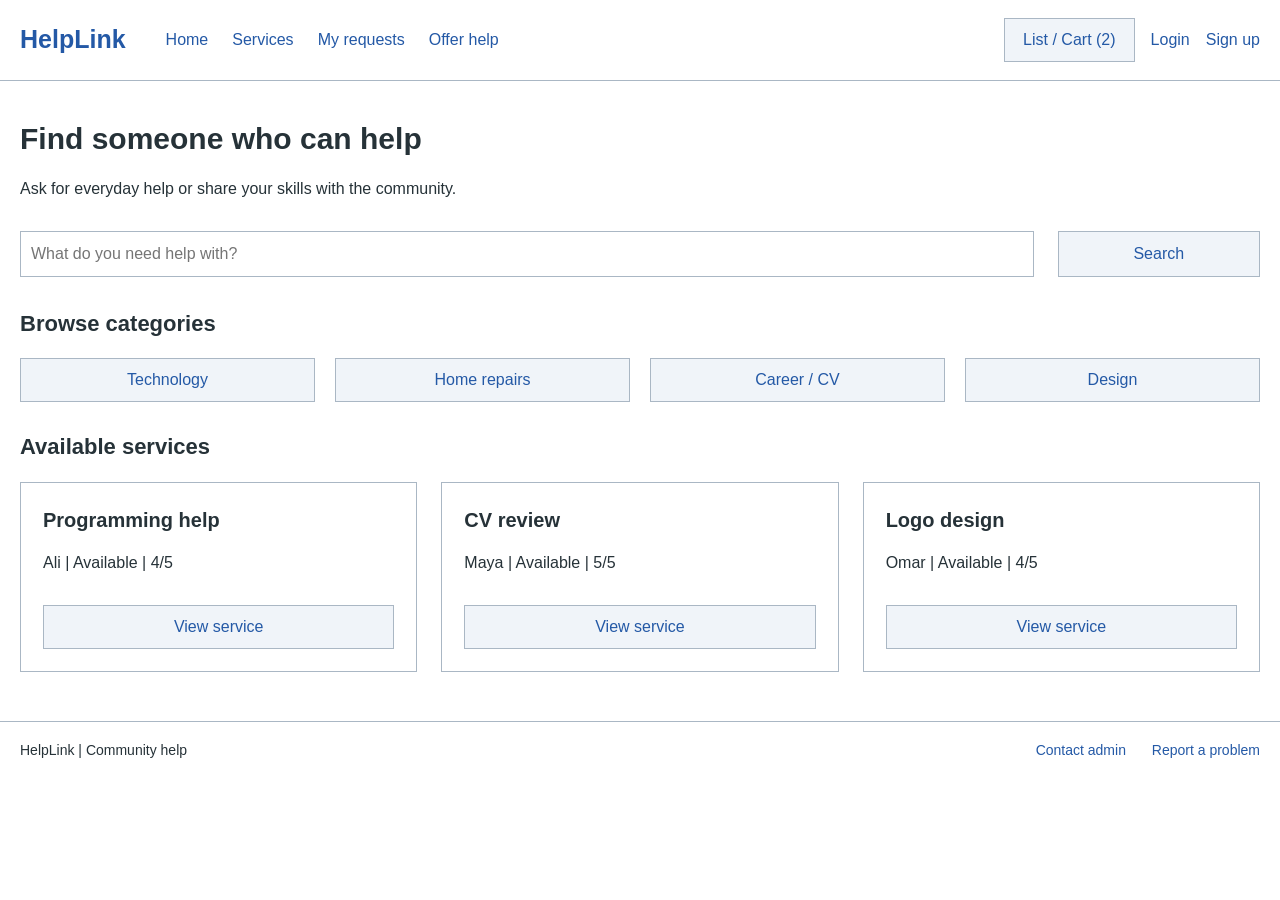
<file: index.html>
<!DOCTYPE html>
<html lang="en">
<head>
    <meta charset="UTF-8">
    <meta name="viewport" content="width=device-width, initial-scale=1.0">
    <title>Home | HelpLink</title>
    <link rel="stylesheet" href="index.css">
</head>
<body>
    <header>
        <a class="logo" href="index.html">HelpLink</a>
        <nav aria-label="Main navigation">
            <a href="index.html">Home</a>
            <a href="services.html">Services</a>
            <a href="requests.html">My requests</a>
            <a href="offer.html">Offer help</a>
        </nav>
        <div class="account-links">
            <a class="button" href="cart.html">List / Cart (2)</a>
            <a href="login.html">Login</a>
            <a href="signup.html">Sign up</a>
        </div>
    </header>

    <div class="content">
        <section>
            <h1>Find someone who can help</h1>
            <p>Ask for everyday help or share your skills with the community.</p>
            <form class="search" action="services.html">
                <input type="search" aria-label="Search services" placeholder="What do you need help with?">
                <button type="submit">Search</button>
            </form>
        </section>
        <section>
            <h2>Browse categories</h2>
            <div class="categories">
                <a class="button" href="services.html#technology">Technology</a>
                <a class="button" href="services.html#repairs">Home repairs</a>
                <a class="button" href="services.html#career">Career / CV</a>
                <a class="button" href="services.html#design">Design</a>
            </div>
        </section>
        <section>
            <h2>Available services</h2>
            <div class="cards">
                <div class="card" id="technology">
                    <h3>Programming help</h3>
                    <p>Ali | Available | 4/5</p>
                    <a class="button" href="service.html">View service</a>
                </div>
                <div class="card" id="career">
                    <h3>CV review</h3>
                    <p>Maya | Available | 5/5</p>
                    <a class="button" href="cv.html">View service</a>
                </div>
                <div class="card" id="design">
                    <h3>Logo design</h3>
                    <p>Omar | Available | 4/5</p>
                    <a class="button" href="design.html">View service</a>
                </div>
            </div>
        </section>
    </div>

    <footer>
        <p>HelpLink | Community help</p>
        <div>
            <a href="contact.html">Contact admin</a>
            <a href="contact.html#report">Report a problem</a>
        </div>
    </footer>
</body>
</html>
</file>
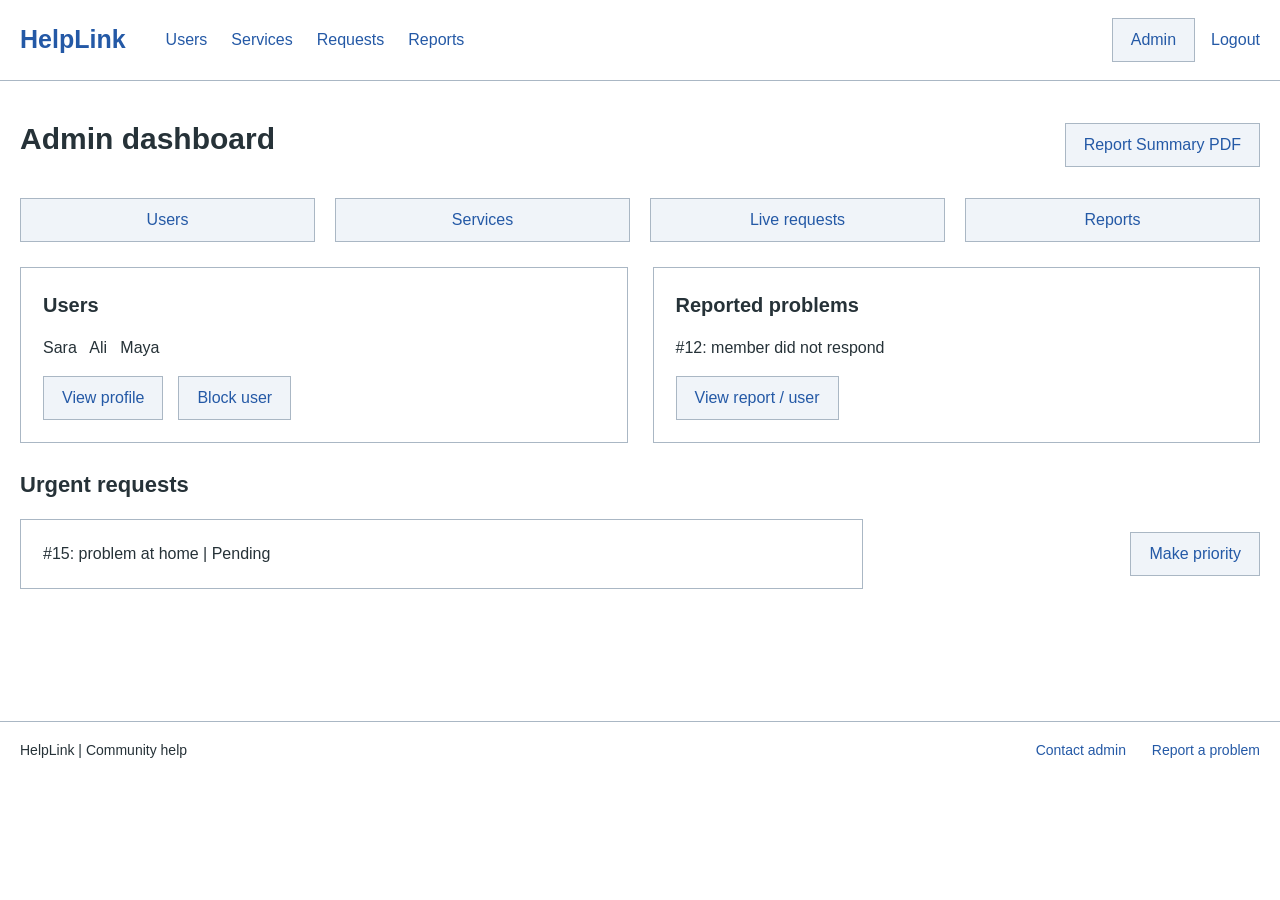
<file: admin.html>
<!DOCTYPE html>
<html lang="en">
<head>
    <meta charset="UTF-8">
    <meta name="viewport" content="width=device-width, initial-scale=1.0">
    <title>Admin | HelpLink</title>
    <link rel="stylesheet" href="admin.css">
</head>
<body>
    <header>
        <a class="logo" href="index.html">HelpLink</a>
        <nav aria-label="Main navigation">
            <a href="#users">Users</a>
            <a href="services.html">Services</a>
            <a href="#urgent">Requests</a>
            <a href="#reports">Reports</a>
        </nav>
        <div class="account-links">
            <a class="button" href="admin.html">Admin</a>
            <a href="login.html">Logout</a>
        </div>
    </header>

    <div class="content">
        <div class="row between">
            <h1>Admin dashboard</h1>
            <button type="button">Report Summary PDF</button>
        </div>
        <div class="admin-tabs">
            <a class="button" href="#users">Users</a>
            <a class="button" href="services.html">Services</a>
            <a class="button" href="#urgent">Live requests</a>
            <a class="button" href="#reports">Reports</a>
        </div>
        <div class="admin-panels">
            <div class="card" id="users">
                <h3>Users</h3>
                <p>Sara &nbsp; Ali &nbsp; Maya</p>
                <div class="row">
                    <button type="button">View profile</button>
                    <button type="button">Block user</button>
                </div>
            </div>
            <div class="card" id="reports">
                <h3>Reported problems</h3>
                <p>#12: member did not respond</p>
                <button type="button">View report / user</button>
            </div>
        </div>
        <section id="urgent">
            <h2>Urgent requests</h2>
            <div class="row between">
                <div class="card urgent-request">#15: problem at home | Pending</div>
                <button type="button">Make priority</button>
            </div>
        </section>
    </div>

    <footer>
        <p>HelpLink | Community help</p>
        <div>
            <a href="contact.html">Contact admin</a>
            <a href="contact.html#report">Report a problem</a>
        </div>
    </footer>
</body>
</html>
</file>
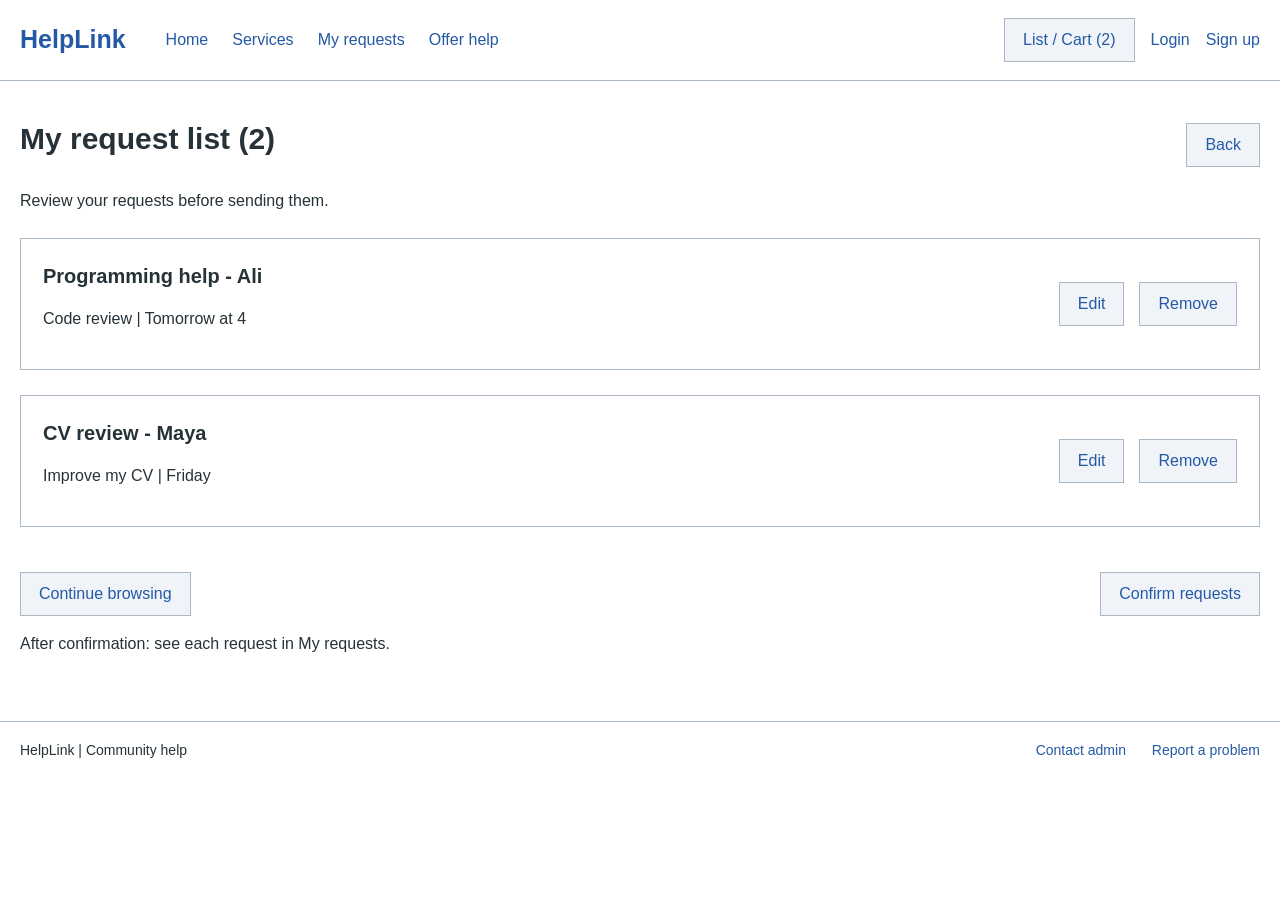
<file: cart.html>
<!DOCTYPE html>
<html lang="en">
<head>
    <meta charset="UTF-8">
    <meta name="viewport" content="width=device-width, initial-scale=1.0">
    <title>Request list | HelpLink</title>
    <link rel="stylesheet" href="cart.css">
</head>
<body>
    <header>
        <a class="logo" href="index.html">HelpLink</a>
        <nav aria-label="Main navigation">
            <a href="index.html">Home</a>
            <a href="services.html">Services</a>
            <a href="requests.html">My requests</a>
            <a href="offer.html">Offer help</a>
        </nav>
        <div class="account-links">
            <a class="button" href="cart.html">List / Cart (2)</a>
            <a href="login.html">Login</a>
            <a href="signup.html">Sign up</a>
        </div>
    </header>

    <div class="content">
        <div class="row between">
            <h1>My request list (2)</h1>
            <a class="button" href="services.html">Back</a>
        </div>
        <p>Review your requests before sending them.</p>
        <div class="card row between request">
            <div>
                <h3>Programming help - Ali</h3>
                <p>Code review | Tomorrow at 4</p>
            </div>
            <div class="row">
                <a class="button" href="service.html">Edit</a>
                <button type="button">Remove</button>
            </div>
        </div>
        <div class="card row between request">
            <div>
                <h3>CV review - Maya</h3>
                <p>Improve my CV | Friday</p>
            </div>
            <div class="row">
                <a class="button" href="cv.html">Edit</a>
                <button type="button">Remove</button>
            </div>
        </div>
        <div class="row between cart-actions">
            <a class="button" href="services.html">Continue browsing</a>
            <a class="button" href="requests.html">Confirm requests</a>
        </div>
        <p>After confirmation: see each request in My requests.</p>
    </div>

    <footer>
        <p>HelpLink | Community help</p>
        <div>
            <a href="contact.html">Contact admin</a>
            <a href="contact.html#report">Report a problem</a>
        </div>
    </footer>
</body>
</html>
</file>
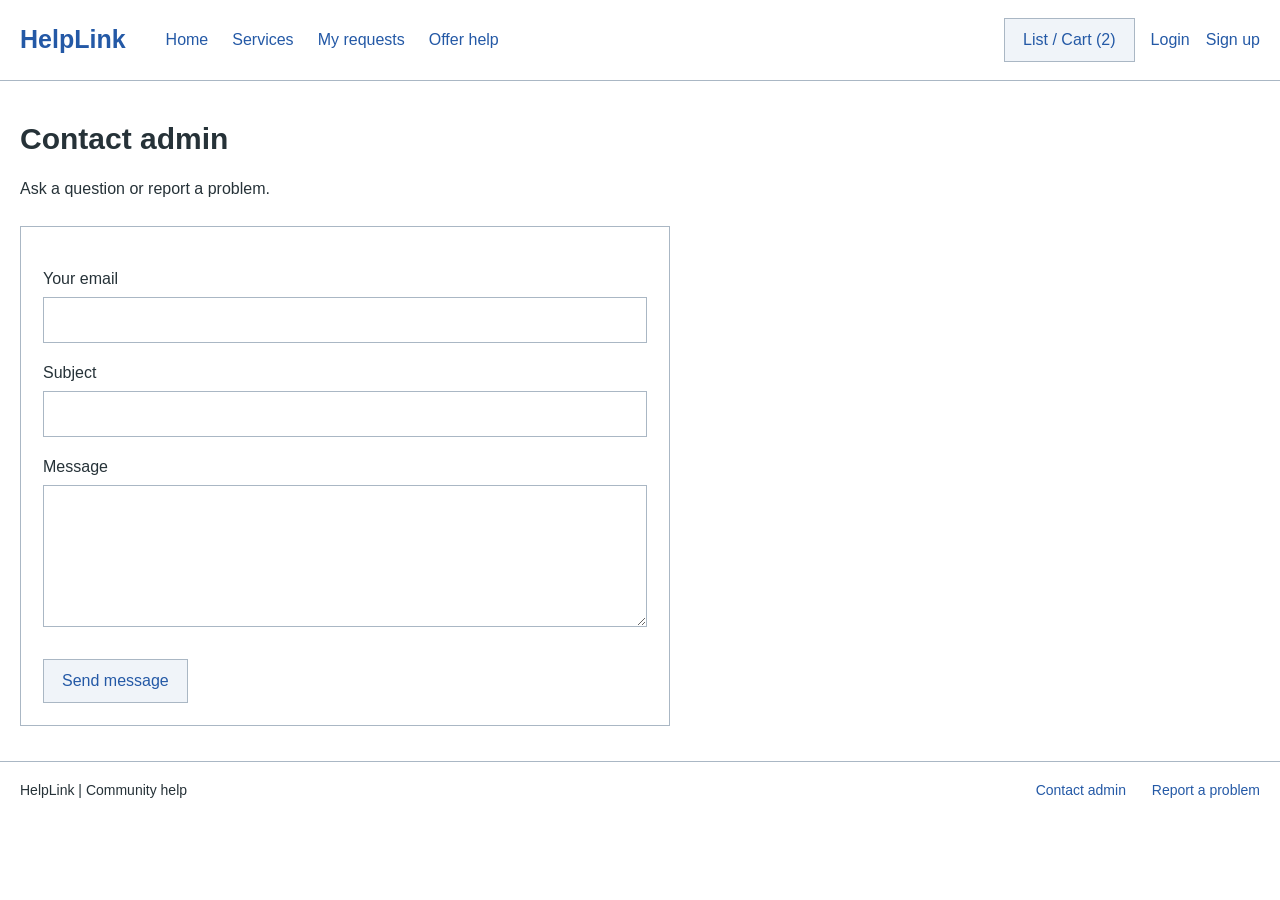
<file: contact.html>
<!DOCTYPE html>
<html lang="en">
<head>
    <meta charset="UTF-8">
    <meta name="viewport" content="width=device-width, initial-scale=1.0">
    <title>Contact admin | HelpLink</title>
    <link rel="stylesheet" href="contact.css">
</head>
<body>
    <header>
        <a class="logo" href="index.html">HelpLink</a>
        <nav aria-label="Main navigation">
            <a href="index.html">Home</a>
            <a href="services.html">Services</a>
            <a href="requests.html">My requests</a>
            <a href="offer.html">Offer help</a>
        </nav>
        <div class="account-links">
            <a class="button" href="cart.html">List / Cart (2)</a>
            <a href="login.html">Login</a>
            <a href="signup.html">Sign up</a>
        </div>
    </header>

    <div class="content">
        <h1>Contact admin</h1>
        <p>Ask a question or report a problem.</p>
        <form class="card simple-form" id="report">
            <label for="email">Your email</label>
            <input id="email" type="email" required>
            <label for="subject">Subject</label>
            <input id="subject" type="text" required>
            <label for="message">Message</label>
            <textarea id="message" rows="5" required></textarea>
            <button type="button">Send message</button>
        </form>
    </div>

    <footer>
        <p>HelpLink | Community help</p>
        <div>
            <a href="contact.html">Contact admin</a>
            <a href="contact.html#report">Report a problem</a>
        </div>
    </footer>
</body>
</html>
</file>
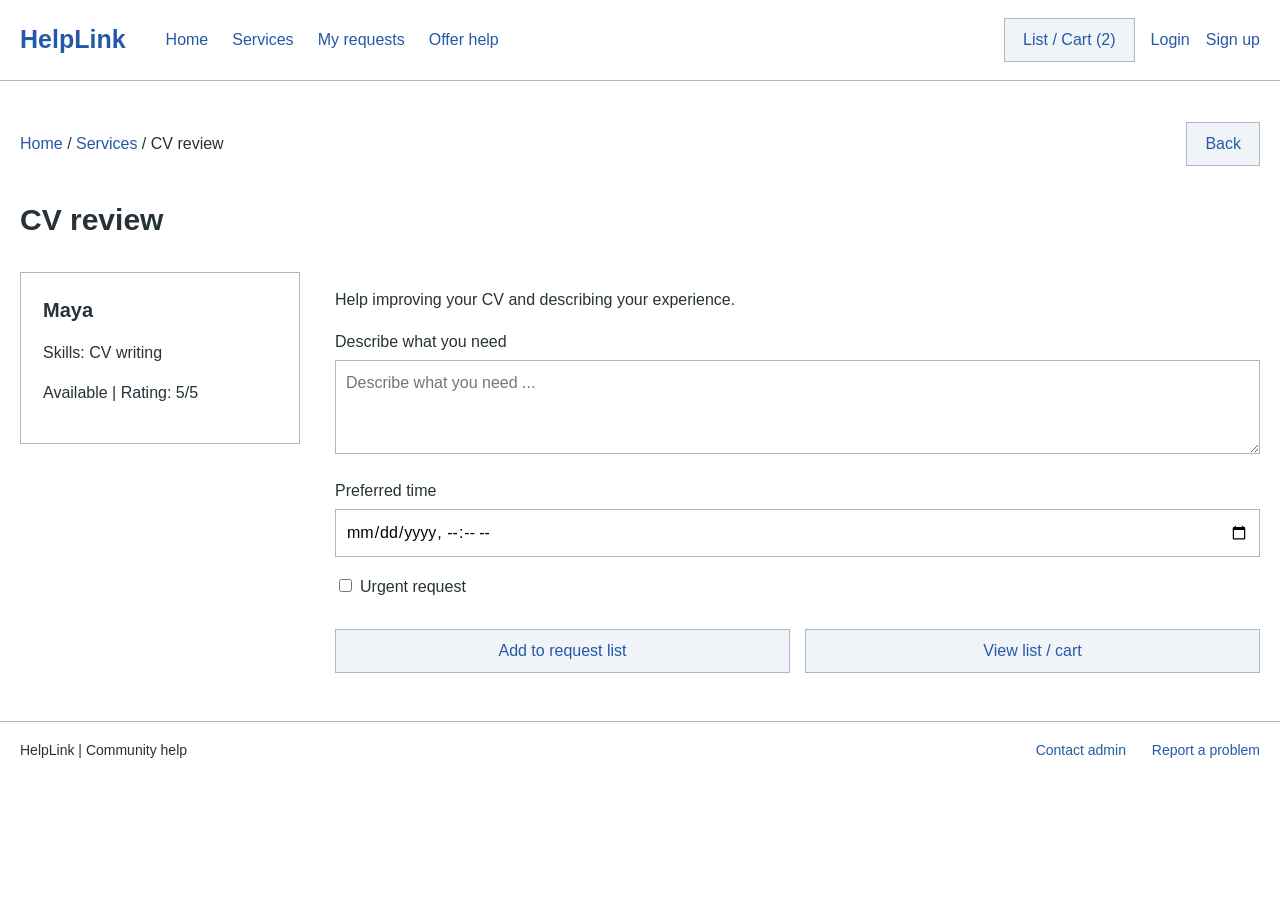
<file: cv.html>
<!DOCTYPE html>
<html lang="en">
<head>
    <meta charset="UTF-8">
    <meta name="viewport" content="width=device-width, initial-scale=1.0">
    <title>CV review | HelpLink</title>
    <link rel="stylesheet" href="cv.css">
</head>
<body>
    <header>
        <a class="logo" href="index.html">HelpLink</a>
        <nav aria-label="Main navigation">
            <a href="index.html">Home</a>
            <a href="services.html">Services</a>
            <a href="requests.html">My requests</a>
            <a href="offer.html">Offer help</a>
        </nav>
        <div class="account-links">
            <a class="button" href="cart.html">List / Cart (2)</a>
            <a href="login.html">Login</a>
            <a href="signup.html">Sign up</a>
        </div>
    </header>

    <div class="content">
        <div class="row between breadcrumb">
            <p><a href="index.html">Home</a> / <a href="services.html">Services</a> / CV review</p>
            <a class="button" href="services.html">Back</a>
        </div>
        <h1>CV review</h1>
        <div class="service-layout">
            <div class="card">
                <h3>Maya</h3>
                <p>Skills: CV writing</p>
                <p>Available | Rating: 5/5</p>
            </div>
            <form action="cart.html">
                <p>Help improving your CV and describing your experience.</p>
                <label for="description">Describe what you need</label>
                <textarea id="description" rows="3" placeholder="Describe what you need ..." required></textarea>
                <label for="time">Preferred time</label>
                <input id="time" type="datetime-local" required>
                <label class="check"><input type="checkbox">Urgent request</label>
                <div class="row">
                    <button class="button" type="submit">Add to request list</button>
                    <a class="button" href="cart.html">View list / cart</a>
                </div>
            </form>
        </div>
    </div>

    <footer>
        <p>HelpLink | Community help</p>
        <div>
            <a href="contact.html">Contact admin</a>
            <a href="contact.html#report">Report a problem</a>
        </div>
    </footer>
</body>
</html>
</file>
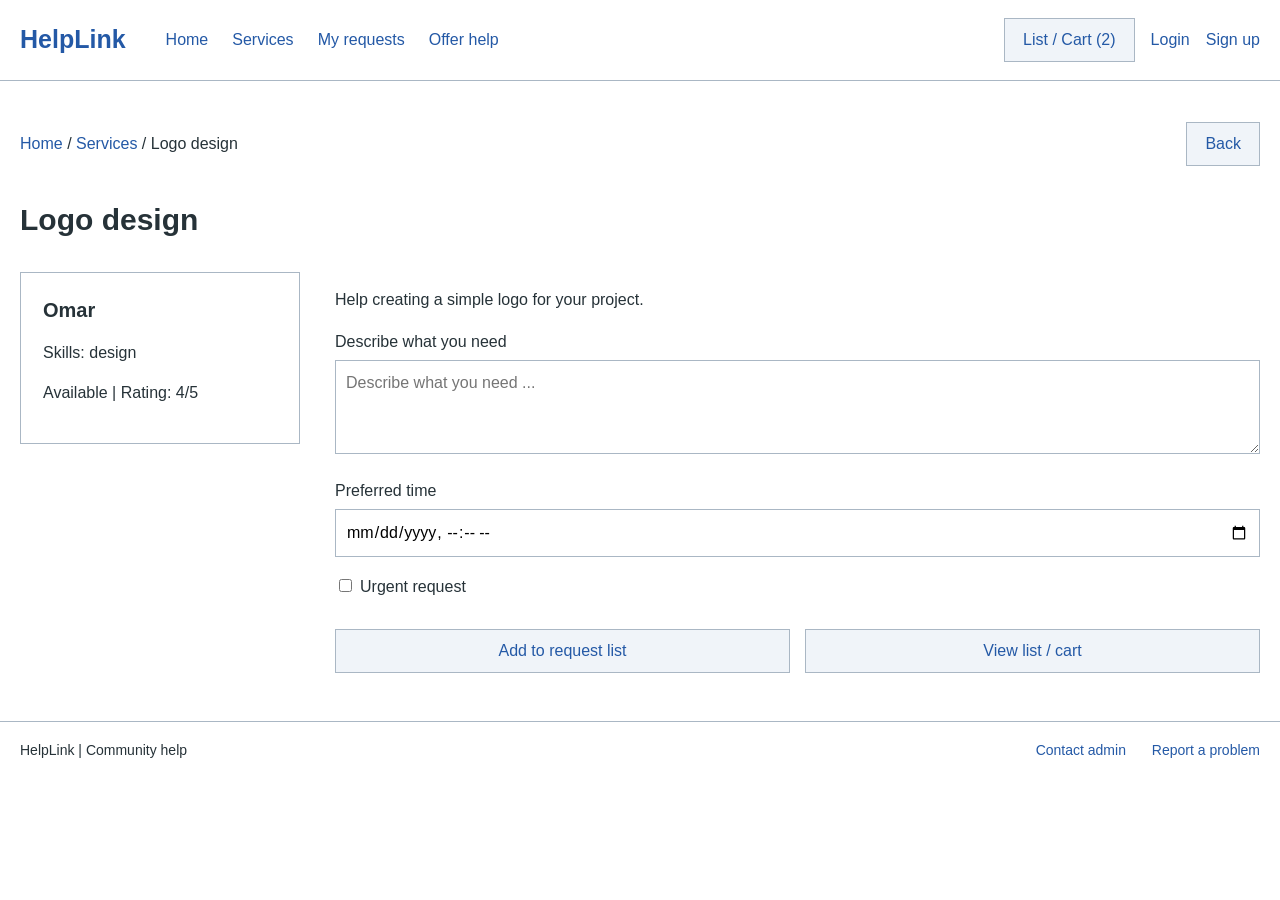
<file: design.html>
<!DOCTYPE html>
<html lang="en">
<head>
    <meta charset="UTF-8">
    <meta name="viewport" content="width=device-width, initial-scale=1.0">
    <title>Logo design | HelpLink</title>
    <link rel="stylesheet" href="design.css">
</head>
<body>
    <header>
        <a class="logo" href="index.html">HelpLink</a>
        <nav aria-label="Main navigation">
            <a href="index.html">Home</a>
            <a href="services.html">Services</a>
            <a href="requests.html">My requests</a>
            <a href="offer.html">Offer help</a>
        </nav>
        <div class="account-links">
            <a class="button" href="cart.html">List / Cart (2)</a>
            <a href="login.html">Login</a>
            <a href="signup.html">Sign up</a>
        </div>
    </header>

    <div class="content">
        <div class="row between breadcrumb">
            <p><a href="index.html">Home</a> / <a href="services.html">Services</a> / Logo design</p>
            <a class="button" href="services.html">Back</a>
        </div>
        <h1>Logo design</h1>
        <div class="service-layout">
            <div class="card">
                <h3>Omar</h3>
                <p>Skills: design</p>
                <p>Available | Rating: 4/5</p>
            </div>
            <form action="cart.html">
                <p>Help creating a simple logo for your project.</p>
                <label for="description">Describe what you need</label>
                <textarea id="description" rows="3" placeholder="Describe what you need ..." required></textarea>
                <label for="time">Preferred time</label>
                <input id="time" type="datetime-local" required>
                <label class="check"><input type="checkbox">Urgent request</label>
                <div class="row">
                    <button class="button" type="submit">Add to request list</button>
                    <a class="button" href="cart.html">View list / cart</a>
                </div>
            </form>
        </div>
    </div>

    <footer>
        <p>HelpLink | Community help</p>
        <div>
            <a href="contact.html">Contact admin</a>
            <a href="contact.html#report">Report a problem</a>
        </div>
    </footer>
</body>
</html>
</file>
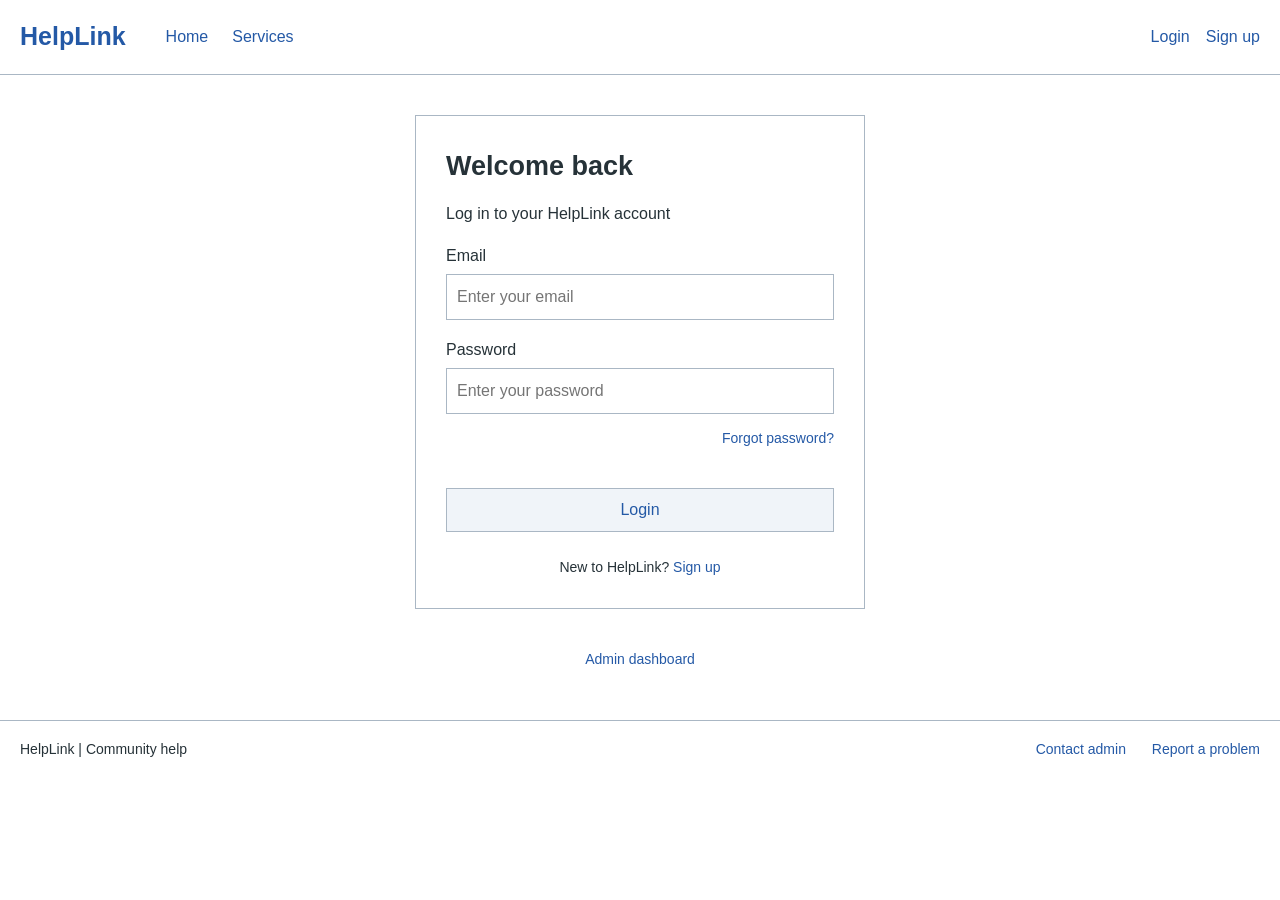
<file: login.html>
<!DOCTYPE html>
<html lang="en">
<head>
    <meta charset="UTF-8">
    <meta name="viewport" content="width=device-width, initial-scale=1.0">
    <title>Login | HelpLink</title>
    <link rel="stylesheet" href="login.css">
</head>
<body>
    <header>
        <a class="logo" href="index.html">HelpLink</a>
        <nav aria-label="Main navigation">
            <a href="index.html">Home</a>
            <a href="services.html">Services</a>
        </nav>
        <div class="account-links">
            <a href="login.html">Login</a>
            <a href="signup.html">Sign up</a>
        </div>
    </header>

    <div class="content">
        <div class="account-form">
            <h1>Welcome back</h1>
            <p>Log in to your HelpLink account</p>
            <form>
                <label for="email">Email</label>
                <input id="email" type="email" placeholder="Enter your email" autocomplete="email" required>
                <label for="password">Password</label>
                <input id="password" type="password" placeholder="Enter your password" autocomplete="current-password" required>
                <p class="forgot"><a href="contact.html">Forgot password?</a></p>
                <button type="button">Login</button>
            </form>
            <p class="account-note">New to HelpLink? <a href="signup.html">Sign up</a></p>
        </div>
        <p class="account-note"><a href="admin.html">Admin dashboard</a></p>
    </div>

    <footer>
        <p>HelpLink | Community help</p>
        <div>
            <a href="contact.html">Contact admin</a>
            <a href="contact.html#report">Report a problem</a>
        </div>
    </footer>
</body>
</html>
</file>
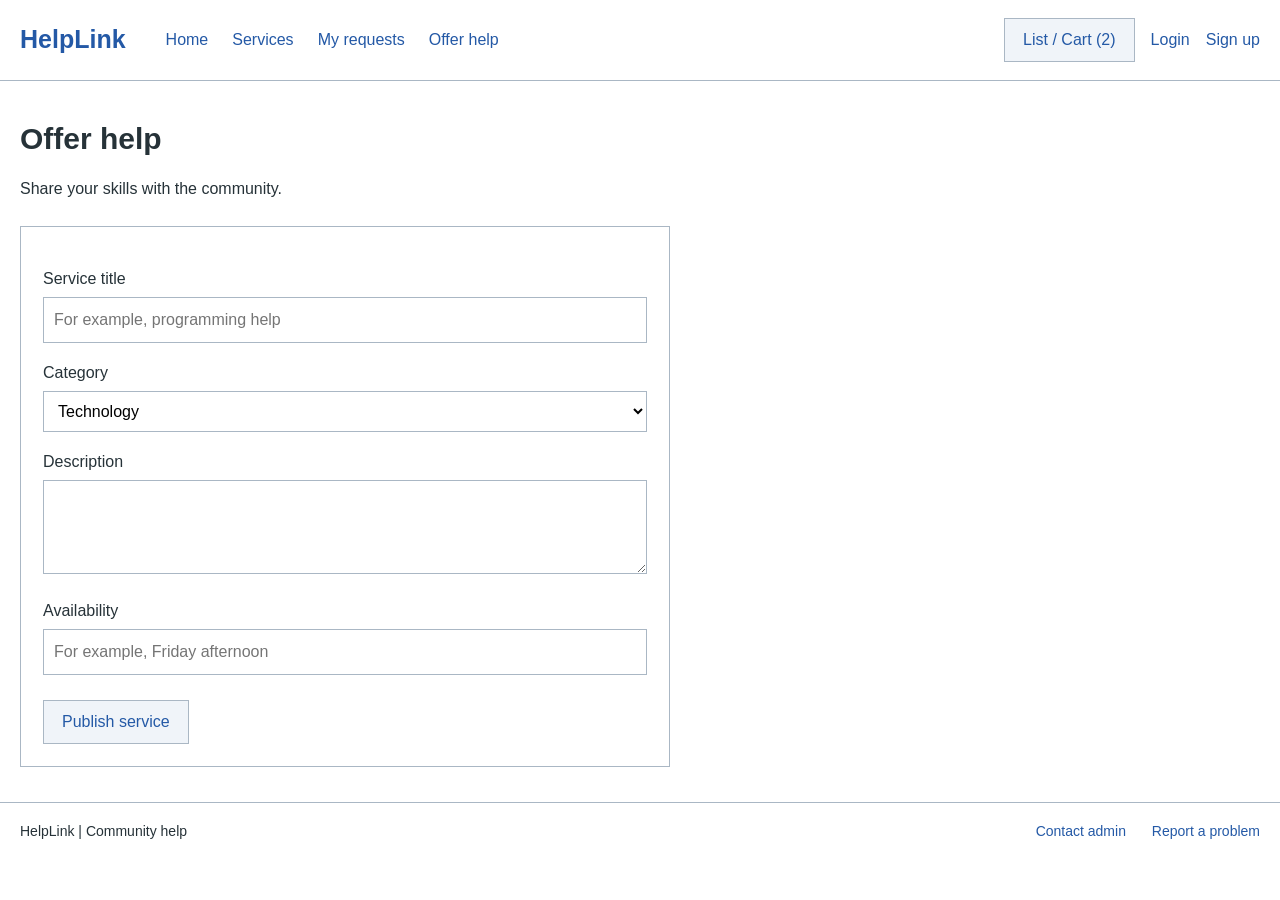
<file: offer.html>
<!DOCTYPE html>
<html lang="en">
<head>
    <meta charset="UTF-8">
    <meta name="viewport" content="width=device-width, initial-scale=1.0">
    <title>Offer help | HelpLink</title>
    <link rel="stylesheet" href="offer.css">
</head>
<body>
    <header>
        <a class="logo" href="index.html">HelpLink</a>
        <nav aria-label="Main navigation">
            <a href="index.html">Home</a>
            <a href="services.html">Services</a>
            <a href="requests.html">My requests</a>
            <a href="offer.html">Offer help</a>
        </nav>
        <div class="account-links">
            <a class="button" href="cart.html">List / Cart (2)</a>
            <a href="login.html">Login</a>
            <a href="signup.html">Sign up</a>
        </div>
    </header>

    <div class="content">
        <h1>Offer help</h1>
        <p>Share your skills with the community.</p>
        <form class="card simple-form">
            <label for="title">Service title</label>
            <input id="title" type="text" placeholder="For example, programming help" required>
            <label for="category">Category</label>
            <select id="category">
                <option>Technology</option>
                <option>Home repairs</option>
                <option>Career / CV</option>
                <option>Design</option>
            </select>
            <label for="description">Description</label>
            <textarea id="description" rows="3" required></textarea>
            <label for="available">Availability</label>
            <input id="available" type="text" placeholder="For example, Friday afternoon">
            <button type="button">Publish service</button>
        </form>
    </div>

    <footer>
        <p>HelpLink | Community help</p>
        <div>
            <a href="contact.html">Contact admin</a>
            <a href="contact.html#report">Report a problem</a>
        </div>
    </footer>
</body>
</html>
</file>
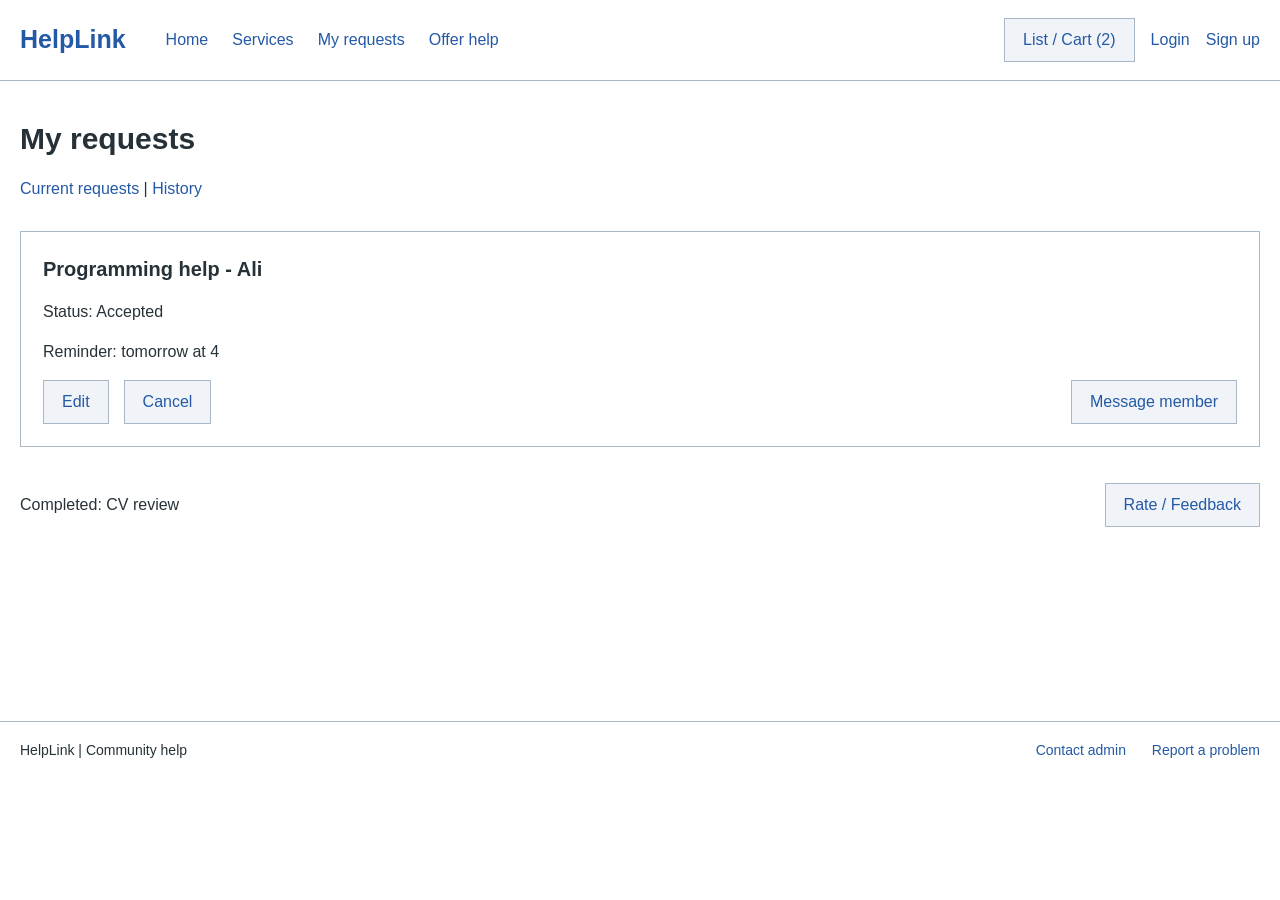
<file: requests.html>
<!DOCTYPE html>
<html lang="en">
<head>
    <meta charset="UTF-8">
    <meta name="viewport" content="width=device-width, initial-scale=1.0">
    <title>My requests | HelpLink</title>
    <link rel="stylesheet" href="requests.css">
</head>
<body>
    <header>
        <a class="logo" href="index.html">HelpLink</a>
        <nav aria-label="Main navigation">
            <a href="index.html">Home</a>
            <a href="services.html">Services</a>
            <a href="requests.html">My requests</a>
            <a href="offer.html">Offer help</a>
        </nav>
        <div class="account-links">
            <a class="button" href="cart.html">List / Cart (2)</a>
            <a href="login.html">Login</a>
            <a href="signup.html">Sign up</a>
        </div>
    </header>

    <div class="content">
        <h1>My requests</h1>
        <p><a href="#current">Current requests</a> | <a href="#history">History</a></p>
        <div class="card" id="current">
            <h3>Programming help - Ali</h3>
            <p>Status: Accepted</p>
            <p>Reminder: tomorrow at 4</p>
            <div class="row between">
                <div class="row">
                    <a class="button" href="service.html">Edit</a>
                    <button type="button">Cancel</button>
                </div>
                <button type="button">Message member</button>
            </div>
        </div>
        <div class="row between history" id="history">
            <p>Completed: CV review</p>
            <button type="button">Rate / Feedback</button>
        </div>
    </div>

    <footer>
        <p>HelpLink | Community help</p>
        <div>
            <a href="contact.html">Contact admin</a>
            <a href="contact.html#report">Report a problem</a>
        </div>
    </footer>
</body>
</html>
</file>
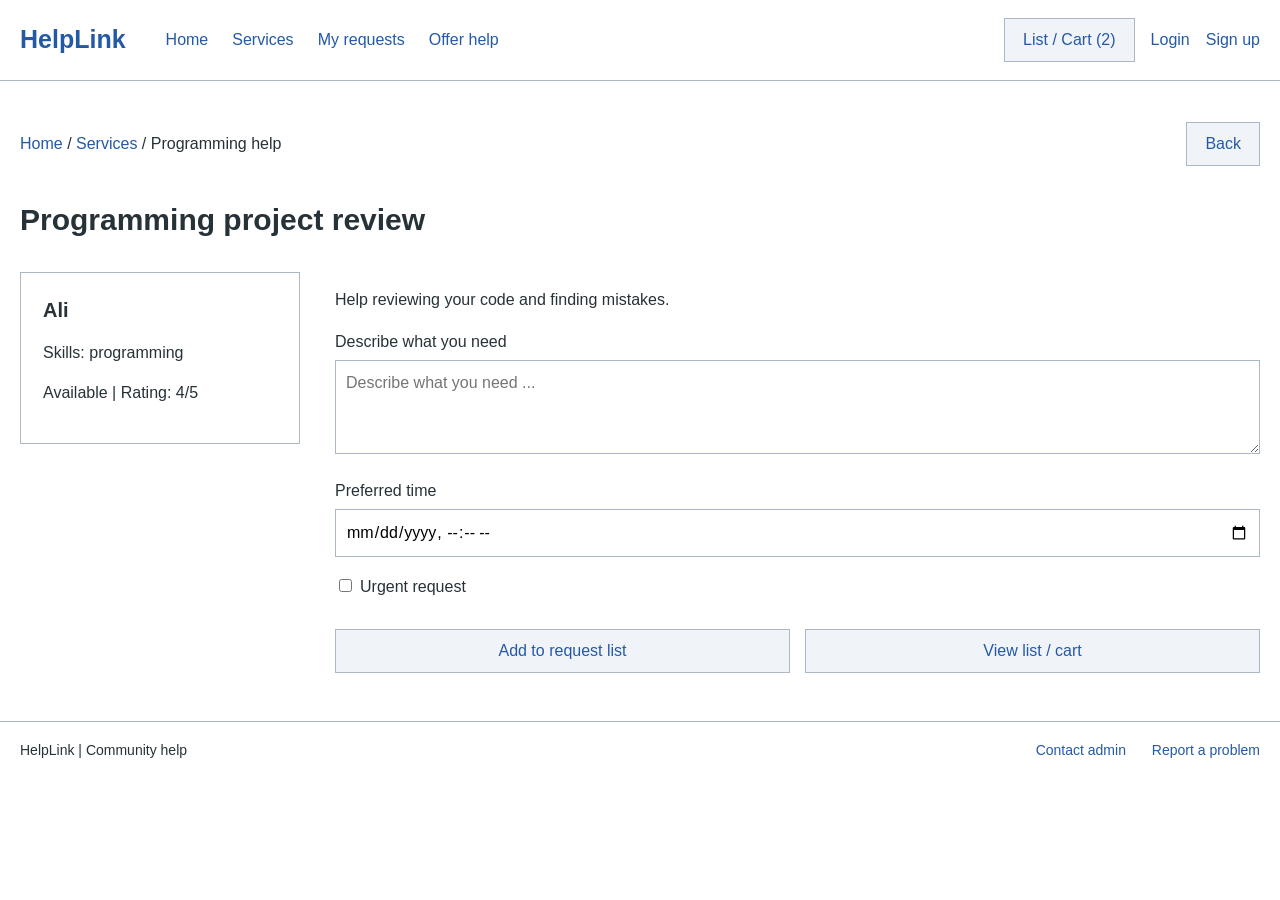
<file: service.html>
<!DOCTYPE html>
<html lang="en">
<head>
    <meta charset="UTF-8">
    <meta name="viewport" content="width=device-width, initial-scale=1.0">
    <title>Programming help | HelpLink</title>
    <link rel="stylesheet" href="service.css">
</head>
<body>
    <header>
        <a class="logo" href="index.html">HelpLink</a>
        <nav aria-label="Main navigation">
            <a href="index.html">Home</a>
            <a href="services.html">Services</a>
            <a href="requests.html">My requests</a>
            <a href="offer.html">Offer help</a>
        </nav>
        <div class="account-links">
            <a class="button" href="cart.html">List / Cart (2)</a>
            <a href="login.html">Login</a>
            <a href="signup.html">Sign up</a>
        </div>
    </header>

    <div class="content">
        <div class="row between breadcrumb">
            <p><a href="index.html">Home</a> / <a href="services.html">Services</a> / Programming help</p>
            <a class="button" href="services.html">Back</a>
        </div>
        <h1>Programming project review</h1>
        <div class="service-layout">
            <div class="card">
                <h3>Ali</h3>
                <p>Skills: programming</p>
                <p>Available | Rating: 4/5</p>
            </div>
            <form action="cart.html">
                <p>Help reviewing your code and finding mistakes.</p>
                <label for="description">Describe what you need</label>
                <textarea id="description" rows="3" placeholder="Describe what you need ..." required></textarea>
                <label for="time">Preferred time</label>
                <input id="time" type="datetime-local" required>
                <label class="check"><input type="checkbox">Urgent request</label>
                <div class="row">
                    <button class="button" type="submit">Add to request list</button>
                    <a class="button" href="cart.html">View list / cart</a>
                </div>
            </form>
        </div>
    </div>

    <footer>
        <p>HelpLink | Community help</p>
        <div>
            <a href="contact.html">Contact admin</a>
            <a href="contact.html#report">Report a problem</a>
        </div>
    </footer>
</body>
</html>
</file>
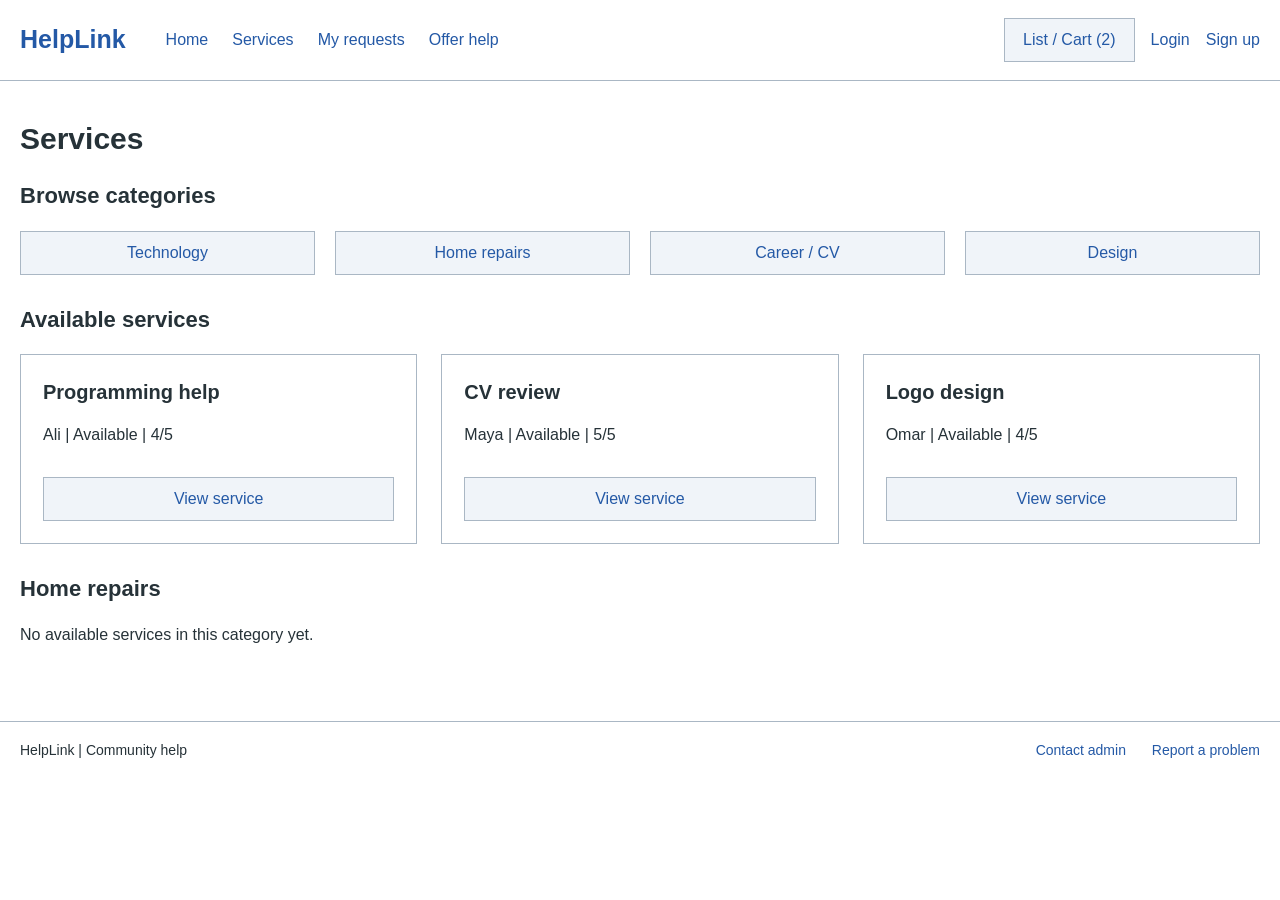
<file: services.html>
<!DOCTYPE html>
<html lang="en">
<head>
    <meta charset="UTF-8">
    <meta name="viewport" content="width=device-width, initial-scale=1.0">
    <title>Services | HelpLink</title>
    <link rel="stylesheet" href="services.css">
</head>
<body>
    <header>
        <a class="logo" href="index.html">HelpLink</a>
        <nav aria-label="Main navigation">
            <a href="index.html">Home</a>
            <a href="services.html">Services</a>
            <a href="requests.html">My requests</a>
            <a href="offer.html">Offer help</a>
        </nav>
        <div class="account-links">
            <a class="button" href="cart.html">List / Cart (2)</a>
            <a href="login.html">Login</a>
            <a href="signup.html">Sign up</a>
        </div>
    </header>

    <div class="content">
        <h1>Services</h1>
        <section>
            <h2>Browse categories</h2>
            <div class="categories">
                <a class="button" href="services.html#technology">Technology</a>
                <a class="button" href="services.html#repairs">Home repairs</a>
                <a class="button" href="services.html#career">Career / CV</a>
                <a class="button" href="services.html#design">Design</a>
            </div>
        </section>
        <section>
            <h2>Available services</h2>
            <div class="cards">
                <div class="card" id="technology">
                    <h3>Programming help</h3>
                    <p>Ali | Available | 4/5</p>
                    <a class="button" href="service.html">View service</a>
                </div>
                <div class="card" id="career">
                    <h3>CV review</h3>
                    <p>Maya | Available | 5/5</p>
                    <a class="button" href="cv.html">View service</a>
                </div>
                <div class="card" id="design">
                    <h3>Logo design</h3>
                    <p>Omar | Available | 4/5</p>
                    <a class="button" href="design.html">View service</a>
                </div>
            </div>
        </section>
        <section id="repairs">
            <h2>Home repairs</h2>
            <p>No available services in this category yet.</p>
        </section>
    </div>

    <footer>
        <p>HelpLink | Community help</p>
        <div>
            <a href="contact.html">Contact admin</a>
            <a href="contact.html#report">Report a problem</a>
        </div>
    </footer>
</body>
</html>
</file>
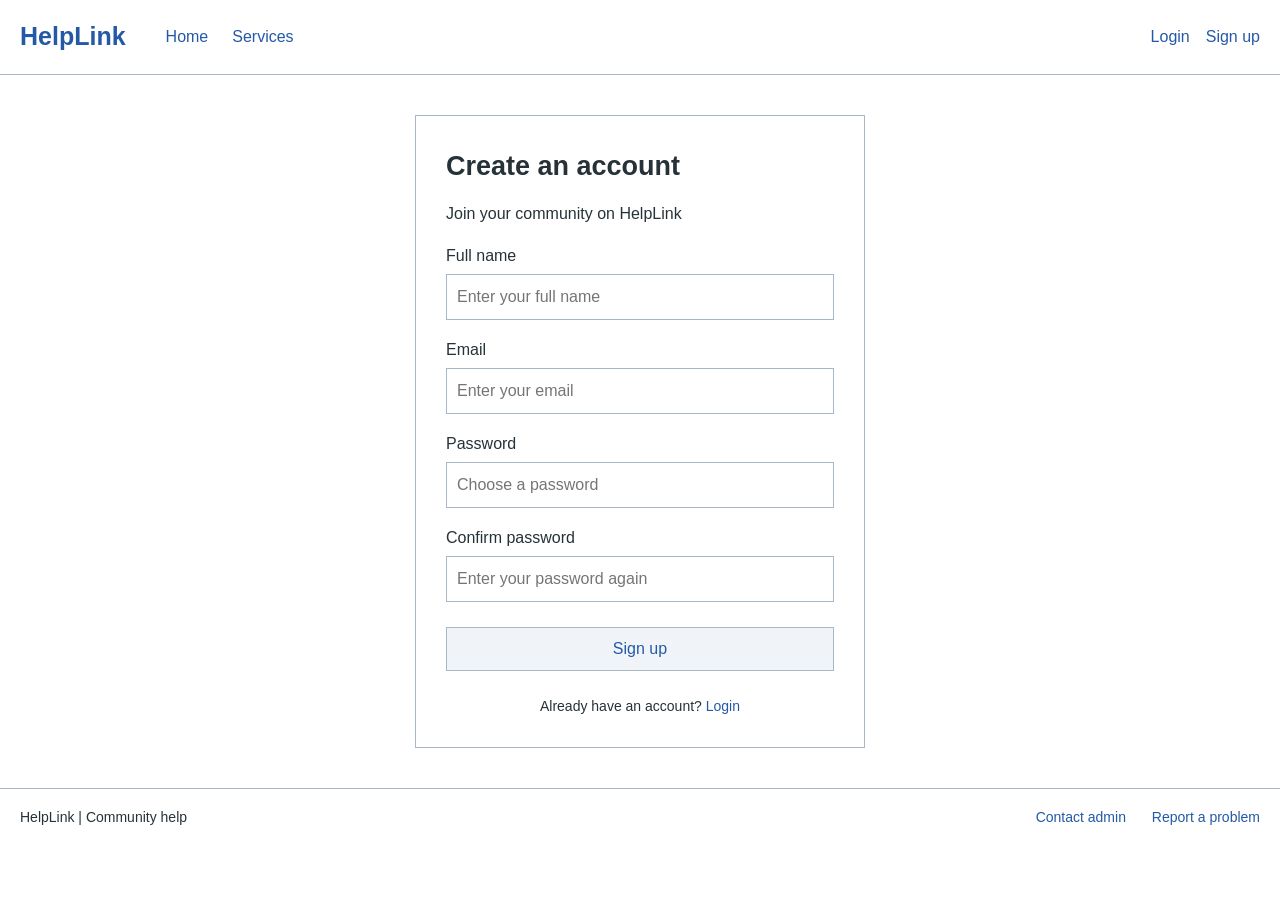
<file: signup.html>
<!DOCTYPE html>
<html lang="en">
<head>
    <meta charset="UTF-8">
    <meta name="viewport" content="width=device-width, initial-scale=1.0">
    <title>Sign up | HelpLink</title>
    <link rel="stylesheet" href="signup.css">
</head>
<body>
    <header>
        <a class="logo" href="index.html">HelpLink</a>
        <nav aria-label="Main navigation">
            <a href="index.html">Home</a>
            <a href="services.html">Services</a>
        </nav>
        <div class="account-links">
            <a href="login.html">Login</a>
            <a href="signup.html">Sign up</a>
        </div>
    </header>

    <div class="content">
        <div class="account-form">
            <h1>Create an account</h1>
            <p>Join your community on HelpLink</p>
            <form>
                <label for="name">Full name</label>
                <input id="name" type="text" placeholder="Enter your full name" autocomplete="name" required>
                <label for="email">Email</label>
                <input id="email" type="email" placeholder="Enter your email" autocomplete="email" required>
                <label for="password">Password</label>
                <input id="password" type="password" placeholder="Choose a password" autocomplete="new-password" required>
                <label for="confirm">Confirm password</label>
                <input id="confirm" type="password" placeholder="Enter your password again" autocomplete="new-password" required>
                <button type="button">Sign up</button>
            </form>
            <p class="account-note">Already have an account? <a href="login.html">Login</a></p>
        </div>
    </div>

    <footer>
        <p>HelpLink | Community help</p>
        <div>
            <a href="contact.html">Contact admin</a>
            <a href="contact.html#report">Report a problem</a>
        </div>
    </footer>
</body>
</html>
</file>
<file: index.css>
* {
    box-sizing: border-box;
}

body {
    margin: 0;
    font-family: Arial, sans-serif;
    font-size: 16px;
    line-height: 1.5;
    color: #263238;
    background: white;
}

a {
    color: #2459a6;
    text-decoration: none;
}

a:hover {
    text-decoration: underline;
}

header {
    display: flex;
    align-items: center;
    gap: 40px;
    padding: 18px 20px;
    border-bottom: 1px solid #aab7c4;
}

.logo {
    font-size: 25px;
    font-weight: bold;
}

nav {
    display: flex;
    align-items: center;
    gap: 24px;
    flex: 1;
}

.account-links {
    display: flex;
    align-items: center;
    gap: 16px;
}

.content {
    width: 100%;
    min-height: 570px;
    margin: 35px 0;
    padding: 0 20px;
}

h1 {
    margin: 0 0 12px;
    font-size: 30px;
}

h2 {
    font-size: 22px;
}

h3 {
    margin: 0 0 15px;
    font-size: 20px;
}

section {
    margin-bottom: 28px;
}

.button, button {
    display: inline-block;
    padding: 9px 18px;
    border: 1px solid #aab7c4;
    background: #f0f4f9;
    color: #2459a6;
    font: inherit;
    text-align: center;
    cursor: pointer;
}

.button:hover, button:hover {
    background: #dce7f5;
    text-decoration: none;
}

.card {
    padding: 22px;
    border: 1px solid #aab7c4;
}

.row {
    display: flex;
    align-items: center;
    gap: 15px;
}

.between {
    justify-content: space-between;
}

label {
    display: block;
    margin: 18px 0 6px;
}

input, textarea, select {
    width: 100%;
    padding: 10px;
    border: 1px solid #aab7c4;
    background: white;
    font: inherit;
}

textarea {
    resize: vertical;
}

footer {
    display: flex;
    justify-content: space-between;
    align-items: center;
    padding: 18px 20px;
    border-top: 1px solid #aab7c4;
    font-size: 14px;
}

footer p {
    margin: 0;
}

footer a {
    margin-left: 22px;
}

.categories {
    display: grid;
    grid-template-columns: repeat(4, 1fr);
    gap: 20px;
}

.cards {
    display: grid;
    grid-template-columns: repeat(3, 1fr);
    gap: 24px;
}

.card .button {
    display: block;
    margin-top: 30px;
}

.search {
    display: flex;
    gap: 24px;
    margin: 30px 0;
}

.search button {
    width: 240px;
}
</file>
<file: admin.css>
* {
    box-sizing: border-box;
}

body {
    margin: 0;
    font-family: Arial, sans-serif;
    font-size: 16px;
    line-height: 1.5;
    color: #263238;
    background: white;
}

a {
    color: #2459a6;
    text-decoration: none;
}

a:hover {
    text-decoration: underline;
}

header {
    display: flex;
    align-items: center;
    gap: 40px;
    padding: 18px 20px;
    border-bottom: 1px solid #aab7c4;
}

.logo {
    font-size: 25px;
    font-weight: bold;
}

nav {
    display: flex;
    align-items: center;
    gap: 24px;
    flex: 1;
}

.account-links {
    display: flex;
    align-items: center;
    gap: 16px;
}

.content {
    width: 100%;
    min-height: 570px;
    margin: 35px 0;
    padding: 0 20px;
}

h1 {
    margin: 0 0 12px;
    font-size: 30px;
}

h2 {
    font-size: 22px;
}

h3 {
    margin: 0 0 15px;
    font-size: 20px;
}

section {
    margin-bottom: 28px;
}

.button, button {
    display: inline-block;
    padding: 9px 18px;
    border: 1px solid #aab7c4;
    background: #f0f4f9;
    color: #2459a6;
    font: inherit;
    text-align: center;
    cursor: pointer;
}

.button:hover, button:hover {
    background: #dce7f5;
    text-decoration: none;
}

.card {
    padding: 22px;
    border: 1px solid #aab7c4;
}

.row {
    display: flex;
    align-items: center;
    gap: 15px;
}

.between {
    justify-content: space-between;
}

label {
    display: block;
    margin: 18px 0 6px;
}

input, textarea, select {
    width: 100%;
    padding: 10px;
    border: 1px solid #aab7c4;
    background: white;
    font: inherit;
}

textarea {
    resize: vertical;
}

footer {
    display: flex;
    justify-content: space-between;
    align-items: center;
    padding: 18px 20px;
    border-top: 1px solid #aab7c4;
    font-size: 14px;
}

footer p {
    margin: 0;
}

footer a {
    margin-left: 22px;
}

.admin-tabs {
    display: grid;
    grid-template-columns: repeat(4, 1fr);
    gap: 20px;
    margin: 25px 0;
}

.admin-panels {
    display: grid;
    grid-template-columns: 1fr 1fr;
    gap: 25px;
    margin-bottom: 25px;
}

.urgent-request {
    width: 68%;
}
</file>
<file: cart.css>
* {
    box-sizing: border-box;
}

body {
    margin: 0;
    font-family: Arial, sans-serif;
    font-size: 16px;
    line-height: 1.5;
    color: #263238;
    background: white;
}

a {
    color: #2459a6;
    text-decoration: none;
}

a:hover {
    text-decoration: underline;
}

header {
    display: flex;
    align-items: center;
    gap: 40px;
    padding: 18px 20px;
    border-bottom: 1px solid #aab7c4;
}

.logo {
    font-size: 25px;
    font-weight: bold;
}

nav {
    display: flex;
    align-items: center;
    gap: 24px;
    flex: 1;
}

.account-links {
    display: flex;
    align-items: center;
    gap: 16px;
}

.content {
    width: 100%;
    min-height: 570px;
    margin: 35px 0;
    padding: 0 20px;
}

h1 {
    margin: 0 0 12px;
    font-size: 30px;
}

h2 {
    font-size: 22px;
}

h3 {
    margin: 0 0 15px;
    font-size: 20px;
}

section {
    margin-bottom: 28px;
}

.button, button {
    display: inline-block;
    padding: 9px 18px;
    border: 1px solid #aab7c4;
    background: #f0f4f9;
    color: #2459a6;
    font: inherit;
    text-align: center;
    cursor: pointer;
}

.button:hover, button:hover {
    background: #dce7f5;
    text-decoration: none;
}

.card {
    padding: 22px;
    border: 1px solid #aab7c4;
}

.row {
    display: flex;
    align-items: center;
    gap: 15px;
}

.between {
    justify-content: space-between;
}

label {
    display: block;
    margin: 18px 0 6px;
}

input, textarea, select {
    width: 100%;
    padding: 10px;
    border: 1px solid #aab7c4;
    background: white;
    font: inherit;
}

textarea {
    resize: vertical;
}

footer {
    display: flex;
    justify-content: space-between;
    align-items: center;
    padding: 18px 20px;
    border-top: 1px solid #aab7c4;
    font-size: 14px;
}

footer p {
    margin: 0;
}

footer a {
    margin-left: 22px;
}

.request {
    margin-top: 25px;
    min-height: 130px;
}

.cart-actions {
    margin-top: 45px;
}
</file>
<file: contact.css>
* {
    box-sizing: border-box;
}

body {
    margin: 0;
    font-family: Arial, sans-serif;
    font-size: 16px;
    line-height: 1.5;
    color: #263238;
    background: white;
}

a {
    color: #2459a6;
    text-decoration: none;
}

a:hover {
    text-decoration: underline;
}

header {
    display: flex;
    align-items: center;
    gap: 40px;
    padding: 18px 20px;
    border-bottom: 1px solid #aab7c4;
}

.logo {
    font-size: 25px;
    font-weight: bold;
}

nav {
    display: flex;
    align-items: center;
    gap: 24px;
    flex: 1;
}

.account-links {
    display: flex;
    align-items: center;
    gap: 16px;
}

.content {
    width: 100%;
    min-height: 570px;
    margin: 35px 0;
    padding: 0 20px;
}

h1 {
    margin: 0 0 12px;
    font-size: 30px;
}

h2 {
    font-size: 22px;
}

h3 {
    margin: 0 0 15px;
    font-size: 20px;
}

section {
    margin-bottom: 28px;
}

.button, button {
    display: inline-block;
    padding: 9px 18px;
    border: 1px solid #aab7c4;
    background: #f0f4f9;
    color: #2459a6;
    font: inherit;
    text-align: center;
    cursor: pointer;
}

.button:hover, button:hover {
    background: #dce7f5;
    text-decoration: none;
}

.card {
    padding: 22px;
    border: 1px solid #aab7c4;
}

.row {
    display: flex;
    align-items: center;
    gap: 15px;
}

.between {
    justify-content: space-between;
}

label {
    display: block;
    margin: 18px 0 6px;
}

input, textarea, select {
    width: 100%;
    padding: 10px;
    border: 1px solid #aab7c4;
    background: white;
    font: inherit;
}

textarea {
    resize: vertical;
}

footer {
    display: flex;
    justify-content: space-between;
    align-items: center;
    padding: 18px 20px;
    border-top: 1px solid #aab7c4;
    font-size: 14px;
}

footer p {
    margin: 0;
}

footer a {
    margin-left: 22px;
}

.simple-form {
    width: 650px;
    margin-top: 25px;
}

.simple-form button {
    margin-top: 25px;
}
</file>
<file: cv.css>
* {
    box-sizing: border-box;
}

body {
    margin: 0;
    font-family: Arial, sans-serif;
    font-size: 16px;
    line-height: 1.5;
    color: #263238;
    background: white;
}

a {
    color: #2459a6;
    text-decoration: none;
}

a:hover {
    text-decoration: underline;
}

header {
    display: flex;
    align-items: center;
    gap: 40px;
    padding: 18px 20px;
    border-bottom: 1px solid #aab7c4;
}

.logo {
    font-size: 25px;
    font-weight: bold;
}

nav {
    display: flex;
    align-items: center;
    gap: 24px;
    flex: 1;
}

.account-links {
    display: flex;
    align-items: center;
    gap: 16px;
}

.content {
    width: 100%;
    min-height: 570px;
    margin: 35px 0;
    padding: 0 20px;
}

h1 {
    margin: 0 0 12px;
    font-size: 30px;
}

h2 {
    font-size: 22px;
}

h3 {
    margin: 0 0 15px;
    font-size: 20px;
}

section {
    margin-bottom: 28px;
}

.button, button {
    display: inline-block;
    padding: 9px 18px;
    border: 1px solid #aab7c4;
    background: #f0f4f9;
    color: #2459a6;
    font: inherit;
    text-align: center;
    cursor: pointer;
}

.button:hover, button:hover {
    background: #dce7f5;
    text-decoration: none;
}

.card {
    padding: 22px;
    border: 1px solid #aab7c4;
}

.row {
    display: flex;
    align-items: center;
    gap: 15px;
}

.between {
    justify-content: space-between;
}

label {
    display: block;
    margin: 18px 0 6px;
}

input, textarea, select {
    width: 100%;
    padding: 10px;
    border: 1px solid #aab7c4;
    background: white;
    font: inherit;
}

textarea {
    resize: vertical;
}

footer {
    display: flex;
    justify-content: space-between;
    align-items: center;
    padding: 18px 20px;
    border-top: 1px solid #aab7c4;
    font-size: 14px;
}

footer p {
    margin: 0;
}

footer a {
    margin-left: 22px;
}

.service-layout {
    display: grid;
    grid-template-columns: 280px 1fr;
    align-items: start;
    gap: 35px;
    margin-top: 30px;
}

.breadcrumb {
    margin-bottom: 25px;
}

.check input {
    width: auto;
    margin-right: 8px;
}

.service-layout .row {
    margin-top: 30px;
}

.service-layout .button {
    flex: 1;
}
</file>
<file: design.css>
* {
    box-sizing: border-box;
}

body {
    margin: 0;
    font-family: Arial, sans-serif;
    font-size: 16px;
    line-height: 1.5;
    color: #263238;
    background: white;
}

a {
    color: #2459a6;
    text-decoration: none;
}

a:hover {
    text-decoration: underline;
}

header {
    display: flex;
    align-items: center;
    gap: 40px;
    padding: 18px 20px;
    border-bottom: 1px solid #aab7c4;
}

.logo {
    font-size: 25px;
    font-weight: bold;
}

nav {
    display: flex;
    align-items: center;
    gap: 24px;
    flex: 1;
}

.account-links {
    display: flex;
    align-items: center;
    gap: 16px;
}

.content {
    width: 100%;
    min-height: 570px;
    margin: 35px 0;
    padding: 0 20px;
}

h1 {
    margin: 0 0 12px;
    font-size: 30px;
}

h2 {
    font-size: 22px;
}

h3 {
    margin: 0 0 15px;
    font-size: 20px;
}

section {
    margin-bottom: 28px;
}

.button, button {
    display: inline-block;
    padding: 9px 18px;
    border: 1px solid #aab7c4;
    background: #f0f4f9;
    color: #2459a6;
    font: inherit;
    text-align: center;
    cursor: pointer;
}

.button:hover, button:hover {
    background: #dce7f5;
    text-decoration: none;
}

.card {
    padding: 22px;
    border: 1px solid #aab7c4;
}

.row {
    display: flex;
    align-items: center;
    gap: 15px;
}

.between {
    justify-content: space-between;
}

label {
    display: block;
    margin: 18px 0 6px;
}

input, textarea, select {
    width: 100%;
    padding: 10px;
    border: 1px solid #aab7c4;
    background: white;
    font: inherit;
}

textarea {
    resize: vertical;
}

footer {
    display: flex;
    justify-content: space-between;
    align-items: center;
    padding: 18px 20px;
    border-top: 1px solid #aab7c4;
    font-size: 14px;
}

footer p {
    margin: 0;
}

footer a {
    margin-left: 22px;
}

.service-layout {
    display: grid;
    grid-template-columns: 280px 1fr;
    align-items: start;
    gap: 35px;
    margin-top: 30px;
}

.breadcrumb {
    margin-bottom: 25px;
}

.check input {
    width: auto;
    margin-right: 8px;
}

.service-layout .row {
    margin-top: 30px;
}

.service-layout .button {
    flex: 1;
}
</file>
<file: login.css>
* {
    box-sizing: border-box;
}

body {
    margin: 0;
    font-family: Arial, sans-serif;
    font-size: 16px;
    line-height: 1.5;
    color: #263238;
    background: white;
}

a {
    color: #2459a6;
    text-decoration: none;
}

a:hover {
    text-decoration: underline;
}

header {
    display: flex;
    align-items: center;
    gap: 40px;
    padding: 18px 20px;
    border-bottom: 1px solid #aab7c4;
}

.logo {
    font-size: 25px;
    font-weight: bold;
}

nav {
    display: flex;
    align-items: center;
    gap: 24px;
    flex: 1;
}

.account-links {
    display: flex;
    align-items: center;
    gap: 16px;
}

.content {
    width: 100%;
    min-height: 570px;
    margin: 35px 0;
    padding: 0 20px;
}

h1 {
    margin: 0 0 12px;
    font-size: 30px;
}

h2 {
    font-size: 22px;
}

h3 {
    margin: 0 0 15px;
    font-size: 20px;
}

section {
    margin-bottom: 28px;
}

.button, button {
    display: inline-block;
    padding: 9px 18px;
    border: 1px solid #aab7c4;
    background: #f0f4f9;
    color: #2459a6;
    font: inherit;
    text-align: center;
    cursor: pointer;
}

.button:hover, button:hover {
    background: #dce7f5;
    text-decoration: none;
}

.card {
    padding: 22px;
    border: 1px solid #aab7c4;
}

.row {
    display: flex;
    align-items: center;
    gap: 15px;
}

.between {
    justify-content: space-between;
}

label {
    display: block;
    margin: 18px 0 6px;
}

input, textarea, select {
    width: 100%;
    padding: 10px;
    border: 1px solid #aab7c4;
    background: white;
    font: inherit;
}

textarea {
    resize: vertical;
}

footer {
    display: flex;
    justify-content: space-between;
    align-items: center;
    padding: 18px 20px;
    border-top: 1px solid #aab7c4;
    font-size: 14px;
}

footer p {
    margin: 0;
}

footer a {
    margin-left: 22px;
}

.account-form {
    width: 450px;
    margin: 40px auto;
    padding: 30px;
    border: 1px solid #aab7c4;
}

.account-form h1 {
    font-size: 27px;
}

.account-form button {
    width: 100%;
    margin-top: 25px;
}

.forgot {
    text-align: right;
    font-size: 14px;
}

.account-note {
    text-align: center;
    margin: 25px 0 0;
    font-size: 14px;
}
</file>
<file: offer.css>
* {
    box-sizing: border-box;
}

body {
    margin: 0;
    font-family: Arial, sans-serif;
    font-size: 16px;
    line-height: 1.5;
    color: #263238;
    background: white;
}

a {
    color: #2459a6;
    text-decoration: none;
}

a:hover {
    text-decoration: underline;
}

header {
    display: flex;
    align-items: center;
    gap: 40px;
    padding: 18px 20px;
    border-bottom: 1px solid #aab7c4;
}

.logo {
    font-size: 25px;
    font-weight: bold;
}

nav {
    display: flex;
    align-items: center;
    gap: 24px;
    flex: 1;
}

.account-links {
    display: flex;
    align-items: center;
    gap: 16px;
}

.content {
    width: 100%;
    min-height: 570px;
    margin: 35px 0;
    padding: 0 20px;
}

h1 {
    margin: 0 0 12px;
    font-size: 30px;
}

h2 {
    font-size: 22px;
}

h3 {
    margin: 0 0 15px;
    font-size: 20px;
}

section {
    margin-bottom: 28px;
}

.button, button {
    display: inline-block;
    padding: 9px 18px;
    border: 1px solid #aab7c4;
    background: #f0f4f9;
    color: #2459a6;
    font: inherit;
    text-align: center;
    cursor: pointer;
}

.button:hover, button:hover {
    background: #dce7f5;
    text-decoration: none;
}

.card {
    padding: 22px;
    border: 1px solid #aab7c4;
}

.row {
    display: flex;
    align-items: center;
    gap: 15px;
}

.between {
    justify-content: space-between;
}

label {
    display: block;
    margin: 18px 0 6px;
}

input, textarea, select {
    width: 100%;
    padding: 10px;
    border: 1px solid #aab7c4;
    background: white;
    font: inherit;
}

textarea {
    resize: vertical;
}

footer {
    display: flex;
    justify-content: space-between;
    align-items: center;
    padding: 18px 20px;
    border-top: 1px solid #aab7c4;
    font-size: 14px;
}

footer p {
    margin: 0;
}

footer a {
    margin-left: 22px;
}

.simple-form {
    width: 650px;
    margin-top: 25px;
}

.simple-form button {
    margin-top: 25px;
}
</file>
<file: requests.css>
* {
    box-sizing: border-box;
}

body {
    margin: 0;
    font-family: Arial, sans-serif;
    font-size: 16px;
    line-height: 1.5;
    color: #263238;
    background: white;
}

a {
    color: #2459a6;
    text-decoration: none;
}

a:hover {
    text-decoration: underline;
}

header {
    display: flex;
    align-items: center;
    gap: 40px;
    padding: 18px 20px;
    border-bottom: 1px solid #aab7c4;
}

.logo {
    font-size: 25px;
    font-weight: bold;
}

nav {
    display: flex;
    align-items: center;
    gap: 24px;
    flex: 1;
}

.account-links {
    display: flex;
    align-items: center;
    gap: 16px;
}

.content {
    width: 100%;
    min-height: 570px;
    margin: 35px 0;
    padding: 0 20px;
}

h1 {
    margin: 0 0 12px;
    font-size: 30px;
}

h2 {
    font-size: 22px;
}

h3 {
    margin: 0 0 15px;
    font-size: 20px;
}

section {
    margin-bottom: 28px;
}

.button, button {
    display: inline-block;
    padding: 9px 18px;
    border: 1px solid #aab7c4;
    background: #f0f4f9;
    color: #2459a6;
    font: inherit;
    text-align: center;
    cursor: pointer;
}

.button:hover, button:hover {
    background: #dce7f5;
    text-decoration: none;
}

.card {
    padding: 22px;
    border: 1px solid #aab7c4;
}

.row {
    display: flex;
    align-items: center;
    gap: 15px;
}

.between {
    justify-content: space-between;
}

label {
    display: block;
    margin: 18px 0 6px;
}

input, textarea, select {
    width: 100%;
    padding: 10px;
    border: 1px solid #aab7c4;
    background: white;
    font: inherit;
}

textarea {
    resize: vertical;
}

footer {
    display: flex;
    justify-content: space-between;
    align-items: center;
    padding: 18px 20px;
    border-top: 1px solid #aab7c4;
    font-size: 14px;
}

footer p {
    margin: 0;
}

footer a {
    margin-left: 22px;
}

.card {
    margin-top: 30px;
}

.history {
    margin-top: 30px;
}
</file>
<file: service.css>
* {
    box-sizing: border-box;
}

body {
    margin: 0;
    font-family: Arial, sans-serif;
    font-size: 16px;
    line-height: 1.5;
    color: #263238;
    background: white;
}

a {
    color: #2459a6;
    text-decoration: none;
}

a:hover {
    text-decoration: underline;
}

header {
    display: flex;
    align-items: center;
    gap: 40px;
    padding: 18px 20px;
    border-bottom: 1px solid #aab7c4;
}

.logo {
    font-size: 25px;
    font-weight: bold;
}

nav {
    display: flex;
    align-items: center;
    gap: 24px;
    flex: 1;
}

.account-links {
    display: flex;
    align-items: center;
    gap: 16px;
}

.content {
    width: 100%;
    min-height: 570px;
    margin: 35px 0;
    padding: 0 20px;
}

h1 {
    margin: 0 0 12px;
    font-size: 30px;
}

h2 {
    font-size: 22px;
}

h3 {
    margin: 0 0 15px;
    font-size: 20px;
}

section {
    margin-bottom: 28px;
}

.button, button {
    display: inline-block;
    padding: 9px 18px;
    border: 1px solid #aab7c4;
    background: #f0f4f9;
    color: #2459a6;
    font: inherit;
    text-align: center;
    cursor: pointer;
}

.button:hover, button:hover {
    background: #dce7f5;
    text-decoration: none;
}

.card {
    padding: 22px;
    border: 1px solid #aab7c4;
}

.row {
    display: flex;
    align-items: center;
    gap: 15px;
}

.between {
    justify-content: space-between;
}

label {
    display: block;
    margin: 18px 0 6px;
}

input, textarea, select {
    width: 100%;
    padding: 10px;
    border: 1px solid #aab7c4;
    background: white;
    font: inherit;
}

textarea {
    resize: vertical;
}

footer {
    display: flex;
    justify-content: space-between;
    align-items: center;
    padding: 18px 20px;
    border-top: 1px solid #aab7c4;
    font-size: 14px;
}

footer p {
    margin: 0;
}

footer a {
    margin-left: 22px;
}

.service-layout {
    display: grid;
    grid-template-columns: 280px 1fr;
    align-items: start;
    gap: 35px;
    margin-top: 30px;
}

.breadcrumb {
    margin-bottom: 25px;
}

.check input {
    width: auto;
    margin-right: 8px;
}

.service-layout .row {
    margin-top: 30px;
}

.service-layout .button {
    flex: 1;
}
</file>
<file: services.css>
* {
    box-sizing: border-box;
}

body {
    margin: 0;
    font-family: Arial, sans-serif;
    font-size: 16px;
    line-height: 1.5;
    color: #263238;
    background: white;
}

a {
    color: #2459a6;
    text-decoration: none;
}

a:hover {
    text-decoration: underline;
}

header {
    display: flex;
    align-items: center;
    gap: 40px;
    padding: 18px 20px;
    border-bottom: 1px solid #aab7c4;
}

.logo {
    font-size: 25px;
    font-weight: bold;
}

nav {
    display: flex;
    align-items: center;
    gap: 24px;
    flex: 1;
}

.account-links {
    display: flex;
    align-items: center;
    gap: 16px;
}

.content {
    width: 100%;
    min-height: 570px;
    margin: 35px 0;
    padding: 0 20px;
}

h1 {
    margin: 0 0 12px;
    font-size: 30px;
}

h2 {
    font-size: 22px;
}

h3 {
    margin: 0 0 15px;
    font-size: 20px;
}

section {
    margin-bottom: 28px;
}

.button, button {
    display: inline-block;
    padding: 9px 18px;
    border: 1px solid #aab7c4;
    background: #f0f4f9;
    color: #2459a6;
    font: inherit;
    text-align: center;
    cursor: pointer;
}

.button:hover, button:hover {
    background: #dce7f5;
    text-decoration: none;
}

.card {
    padding: 22px;
    border: 1px solid #aab7c4;
}

.row {
    display: flex;
    align-items: center;
    gap: 15px;
}

.between {
    justify-content: space-between;
}

label {
    display: block;
    margin: 18px 0 6px;
}

input, textarea, select {
    width: 100%;
    padding: 10px;
    border: 1px solid #aab7c4;
    background: white;
    font: inherit;
}

textarea {
    resize: vertical;
}

footer {
    display: flex;
    justify-content: space-between;
    align-items: center;
    padding: 18px 20px;
    border-top: 1px solid #aab7c4;
    font-size: 14px;
}

footer p {
    margin: 0;
}

footer a {
    margin-left: 22px;
}

.categories {
    display: grid;
    grid-template-columns: repeat(4, 1fr);
    gap: 20px;
}

.cards {
    display: grid;
    grid-template-columns: repeat(3, 1fr);
    gap: 24px;
}

.card .button {
    display: block;
    margin-top: 30px;
}

.search {
    display: flex;
    gap: 24px;
    margin: 30px 0;
}

.search button {
    width: 240px;
}
</file>
<file: signup.css>
* {
    box-sizing: border-box;
}

body {
    margin: 0;
    font-family: Arial, sans-serif;
    font-size: 16px;
    line-height: 1.5;
    color: #263238;
    background: white;
}

a {
    color: #2459a6;
    text-decoration: none;
}

a:hover {
    text-decoration: underline;
}

header {
    display: flex;
    align-items: center;
    gap: 40px;
    padding: 18px 20px;
    border-bottom: 1px solid #aab7c4;
}

.logo {
    font-size: 25px;
    font-weight: bold;
}

nav {
    display: flex;
    align-items: center;
    gap: 24px;
    flex: 1;
}

.account-links {
    display: flex;
    align-items: center;
    gap: 16px;
}

.content {
    width: 100%;
    min-height: 570px;
    margin: 35px 0;
    padding: 0 20px;
}

h1 {
    margin: 0 0 12px;
    font-size: 30px;
}

h2 {
    font-size: 22px;
}

h3 {
    margin: 0 0 15px;
    font-size: 20px;
}

section {
    margin-bottom: 28px;
}

.button, button {
    display: inline-block;
    padding: 9px 18px;
    border: 1px solid #aab7c4;
    background: #f0f4f9;
    color: #2459a6;
    font: inherit;
    text-align: center;
    cursor: pointer;
}

.button:hover, button:hover {
    background: #dce7f5;
    text-decoration: none;
}

.card {
    padding: 22px;
    border: 1px solid #aab7c4;
}

.row {
    display: flex;
    align-items: center;
    gap: 15px;
}

.between {
    justify-content: space-between;
}

label {
    display: block;
    margin: 18px 0 6px;
}

input, textarea, select {
    width: 100%;
    padding: 10px;
    border: 1px solid #aab7c4;
    background: white;
    font: inherit;
}

textarea {
    resize: vertical;
}

footer {
    display: flex;
    justify-content: space-between;
    align-items: center;
    padding: 18px 20px;
    border-top: 1px solid #aab7c4;
    font-size: 14px;
}

footer p {
    margin: 0;
}

footer a {
    margin-left: 22px;
}

.account-form {
    width: 450px;
    margin: 40px auto;
    padding: 30px;
    border: 1px solid #aab7c4;
}

.account-form h1 {
    font-size: 27px;
}

.account-form button {
    width: 100%;
    margin-top: 25px;
}

.forgot {
    text-align: right;
    font-size: 14px;
}

.account-note {
    text-align: center;
    margin: 25px 0 0;
    font-size: 14px;
}
</file>
